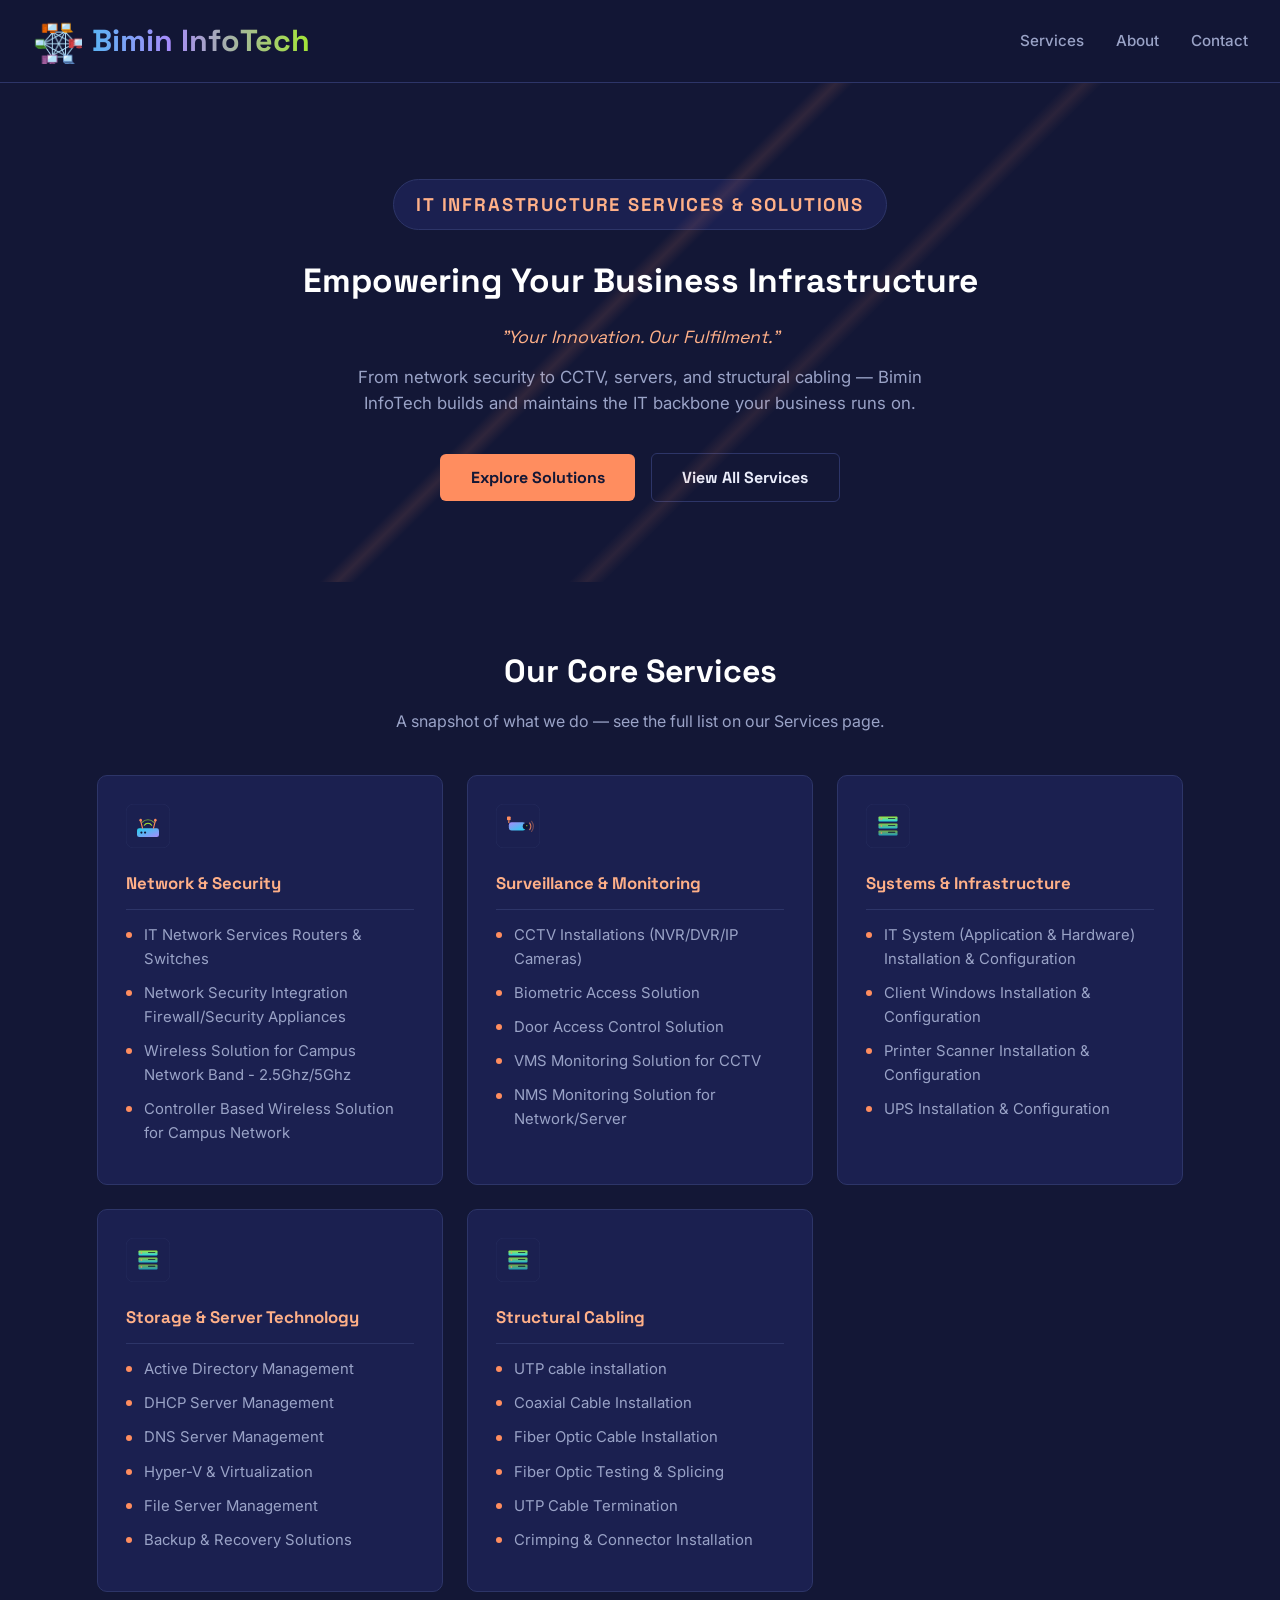
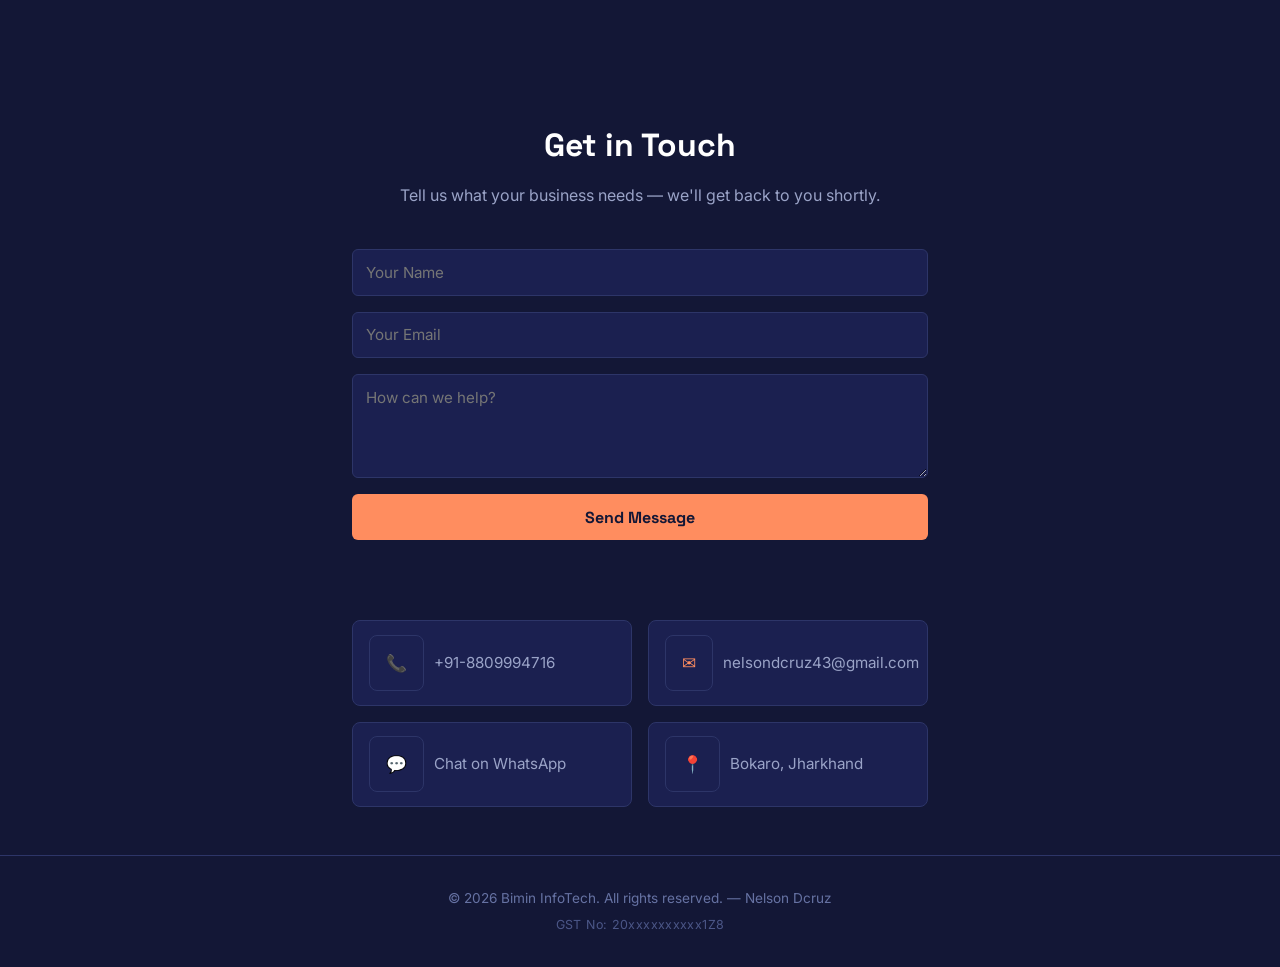
<file: index.html>
<!DOCTYPE html>
<html lang="en">
<head>
  <meta charset="UTF-8">
  <meta name="viewport" content="width=device-width, initial-scale=1.0">
  <meta name="description" content="Bimin InfoTech — IT infrastructure services and solutions: networking, security integration, CCTV, server management, structural cabling, and annual maintenance.">
  <title>Bimin InfoTech | IT Infrastructure Services & Solutions</title>
  <link rel="icon" type="image/png" href="images/logo.png">
  <link rel="stylesheet" href="style.css">
</head>
<body>

  <!-- Navigation -->
  <header class="navbar">
    <div class="logo"><img src="images/logo.png" alt="Bimin InfoTech logo"> Bimin InfoTech</div>
    <nav>
      <a href="Services.html">Services</a>
      <a href="About.html">About</a>
      <a href="#contact">Contact</a>
    </nav>
  </header>

  <!-- Hero Section -->
  <section class="hero">
    <span class="eyebrow">IT Infrastructure Services & Solutions</span>
    <h1>Empowering Your Business Infrastructure</h1>
    <p class="tagline">"Your Innovation. Our Fulfilment."</p>
    <p>From network security to CCTV, servers, and structural cabling — Bimin InfoTech builds and maintains the IT backbone your business runs on.</p>
    <button id="cta-btn">Explore Solutions</button>
    <a href="Services.html"><button type="button" class="btn-ghost">View All Services</button></a>
  </section>

  <!-- Services Section -->
  <section id="services" class="services">
    <h2>Our Core Services</h2>
    <p class="section-sub">A snapshot of what we do — see the full list on our Services page.</p>
    <div class="service-grid">
      <div class="card">
        <img src="images/icon-network.svg" alt="Network & Security" class="service-icon" style="margin-bottom:0.9rem;">
        <h3>Network & Security</h3>
        <ul>
          <li>IT Network Services Routers & Switches</li>
          <li>Network Security Integration Firewall/Security Appliances</li>
          <li>Wireless Solution for Campus Network Band - 2.5Ghz/5Ghz </li>
          <li>Controller Based Wireless Solution for Campus Network</li>
        </ul>
      </div>
      <div class="card">
        <img src="images/icon-cctv.svg" alt="Surveillance & Monitoring" class="service-icon" style="margin-bottom:0.9rem;">
        <h3>Surveillance & Monitoring</h3>
        <ul>
          <li>CCTV Installations (NVR/DVR/IP Cameras)</li>
          <li>Biometric Access Solution</li>
          <li>Door Access Control Solution</li>
          <li>VMS Monitoring Solution for CCTV</li>
          <li>NMS Monitoring Solution for Network/Server</li>
        </ul>
      </div>
      <div class="card">
        <img src="images/icon-server.svg" alt="Systems & Infrastructure" class="service-icon" style="margin-bottom:0.9rem;">
        <h3>Systems & Infrastructure</h3>
        <ul>
          <li>IT System (Application & Hardware) Installation & Configuration</li>
          <li>Client Windows Installation & Configuration</li>
          <li>Printer Scanner Installation & Configuration</li>
          <li>UPS Installation & Configuration</li>
        </ul>
      </div>
      <div class="card">
        <img src="images/icon-server.svg" alt="Storage & Server Technology" class="service-icon" style="margin-bottom:0.9rem;">
        <h3>Storage & Server Technology</h3>
        <ul>
          <li>Active Directory Management</li>
          <li>DHCP Server Management</li>
          <li>DNS Server Management</li>
          <li>Hyper-V & Virtualization</li>
          <li>File Server Management</li>
          <li>Backup & Recovery Solutions</li>
        </ul>
      </div>
      <div class="card">
        <img src="images/icon-server.svg" alt="Cabling & Infrastructure" class="service-icon" style="margin-bottom:0.9rem;">
        <h3>Structural Cabling</h3>
        <ul>
          <li>UTP cable installation</li>
          <li>Coaxial Cable Installation</li>
          <li>Fiber Optic Cable Installation</li>
          <li>Fiber Optic Testing & Splicing</li>
          <li>UTP Cable Termination</li>
          <li>Crimping & Connector Installation</li>
        </ul>
      </div>
    </div>
  </section>

  <!-- Contact Form -->
  <section id="contact" class="contact">
    <h2>Get in Touch</h2>
    <p class="section-sub">Tell us what your business needs — we'll get back to you shortly.</p>
    <form id="contact-form" action="https://formspree.io/f/mrpzoezr" method="POST">
      <input type="text" id="name" name="name" placeholder="Your Name" required>
      <input type="email" id="email" name="email" placeholder="Your Email" required>
      <textarea id="message" name="message" rows="4" placeholder="How can we help?" required></textarea>
      <button type="submit">Send Message</button>
    </form>
    <p id="form-feedback"></p>
  </section>

  <div class="contact-info">
    <a href="tel:+918809994716"><span class="icon">&#128222;</span> +91-8809994716</a>
    <a href="mailto:nelsondcruz43@gmail.com"><span class="icon">&#9993;</span> nelsondcruz43@gmail.com</a>
    <a href="https://wa.me/918809994716" target="_blank" rel="noopener"><span class="icon">&#128172;</span> Chat on WhatsApp</a>
    <span><span class="icon">&#128205;</span> Bokaro, Jharkhand</span>
  </div>

  <footer>
    <p>&copy; 2026 Bimin InfoTech. All rights reserved. &mdash; Nelson Dcruz</p>
    <span class="gst">GST No: 20xxxxxxxxxx1Z8</span>
  </footer>

  <script src="script.js"></script>
</body>
</html>
</file>
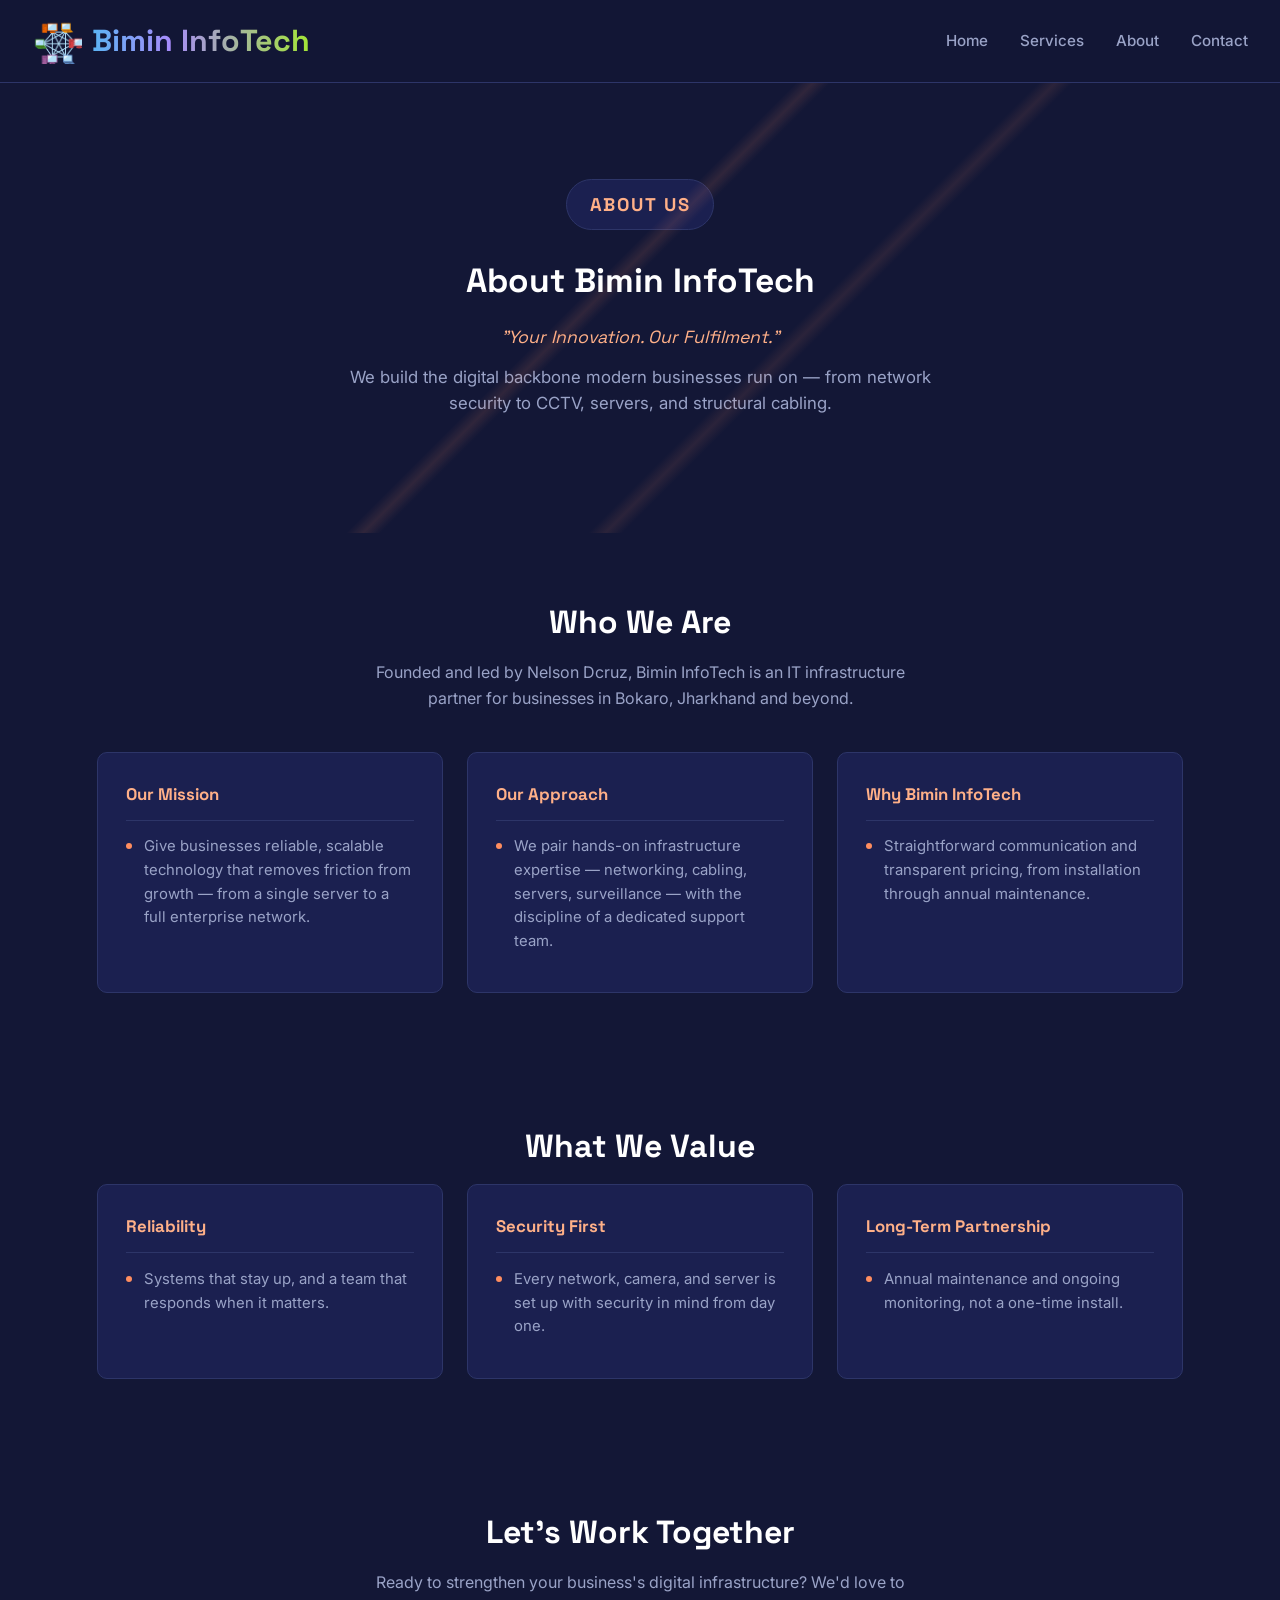
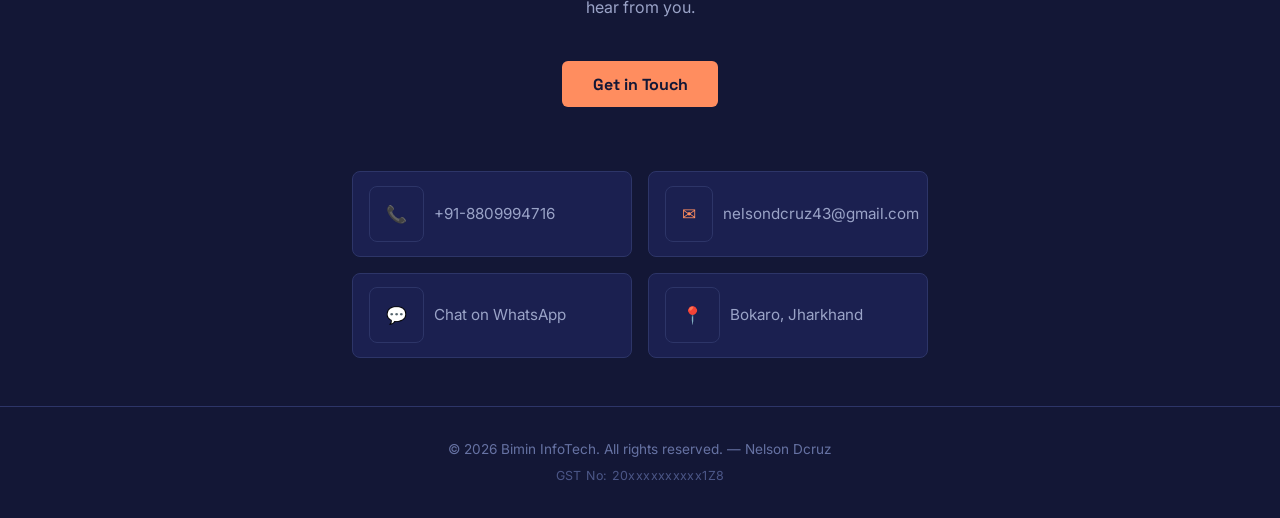
<file: About.html>
<!DOCTYPE html>
<html lang="en">
<head>
  <meta charset="UTF-8">
  <meta name="viewport" content="width=device-width, initial-scale=1.0">
  <meta name="description" content="About Bimin InfoTech — an IT infrastructure services company led by Nelson Dcruz, based in Bokaro, Jharkhand.">
  <title>About | Bimin InfoTech</title>
  <link rel="icon" type="image/png" href="images/logo.png">
  <link rel="stylesheet" href="style.css">
</head>
<body>

  <!-- Navigation -->
  <header class="navbar">
    <div class="logo"><img src="images/logo.png" alt="Bimin InfoTech logo"> Bimin InfoTech</div>
    <nav>
      <a href="index.html">Home</a>
      <a href="Services.html">Services</a>
      <a href="About.html">About</a>
      <a href="index.html#contact">Contact</a>
    </nav>
  </header>

  <!-- About Hero -->
  <section class="hero">
    <span class="eyebrow">About Us</span>
    <h1>About Bimin InfoTech</h1>
    <p class="tagline">"Your Innovation. Our Fulfilment."</p>
    <p>We build the digital backbone modern businesses run on — from network security to CCTV, servers, and structural cabling.</p>
  </section>

  <!-- Story / Mission -->
  <section class="services">
    <h2>Who We Are</h2>
    <p class="section-sub">Founded and led by Nelson Dcruz, Bimin InfoTech is an IT infrastructure partner for businesses in Bokaro, Jharkhand and beyond.</p>
    <div class="service-grid">
      <div class="card">
        <h3>Our Mission</h3>
        <ul>
          <li>Give businesses reliable, scalable technology that removes friction from growth — from a single server to a full enterprise network.</li>
        </ul>
      </div>
      <div class="card">
        <h3>Our Approach</h3>
        <ul>
          <li>We pair hands-on infrastructure expertise — networking, cabling, servers, surveillance — with the discipline of a dedicated support team.</li>
        </ul>
      </div>
      <div class="card">
        <h3>Why Bimin InfoTech</h3>
        <ul>
          <li>Straightforward communication and transparent pricing, from installation through annual maintenance.</li>
        </ul>
      </div>
    </div>
  </section>

  <!-- Values -->
  <section class="services">
    <h2>What We Value</h2>
    <div class="service-grid">
      <div class="card">
        <h3>Reliability</h3>
        <ul>
          <li>Systems that stay up, and a team that responds when it matters.</li>
        </ul>
      </div>
      <div class="card">
        <h3>Security First</h3>
        <ul>
          <li>Every network, camera, and server is set up with security in mind from day one.</li>
        </ul>
      </div>
      <div class="card">
        <h3>Long-Term Partnership</h3>
        <ul>
          <li>Annual maintenance and ongoing monitoring, not a one-time install.</li>
        </ul>
      </div>
    </div>
  </section>

  <!-- CTA -->
  <section class="contact">
    <h2>Let's Work Together</h2>
    <p class="section-sub">
      Ready to strengthen your business's digital infrastructure? We'd love to hear from you.
    </p>
    <div style="text-align:center;">
      <a href="index.html#contact"><button type="button">Get in Touch</button></a>
    </div>
  </section>

  <div class="contact-info">
    <a href="tel:+918809994716"><span class="icon">&#128222;</span> +91-8809994716</a>
    <a href="mailto:nelsondcruz43@gmail.com"><span class="icon">&#9993;</span> nelsondcruz43@gmail.com</a>
    <a href="https://wa.me/918809994716" target="_blank" rel="noopener"><span class="icon">&#128172;</span> Chat on WhatsApp</a>
    <span><span class="icon">&#128205;</span> Bokaro, Jharkhand</span>
  </div>

  <footer>
    <p>&copy; 2026 Bimin InfoTech. All rights reserved. &mdash; Nelson Dcruz</p>
    <span class="gst">GST No: 20xxxxxxxxxx1Z8</span>
  </footer>

  <script src="script.js"></script>
</body>
</html>
</file>
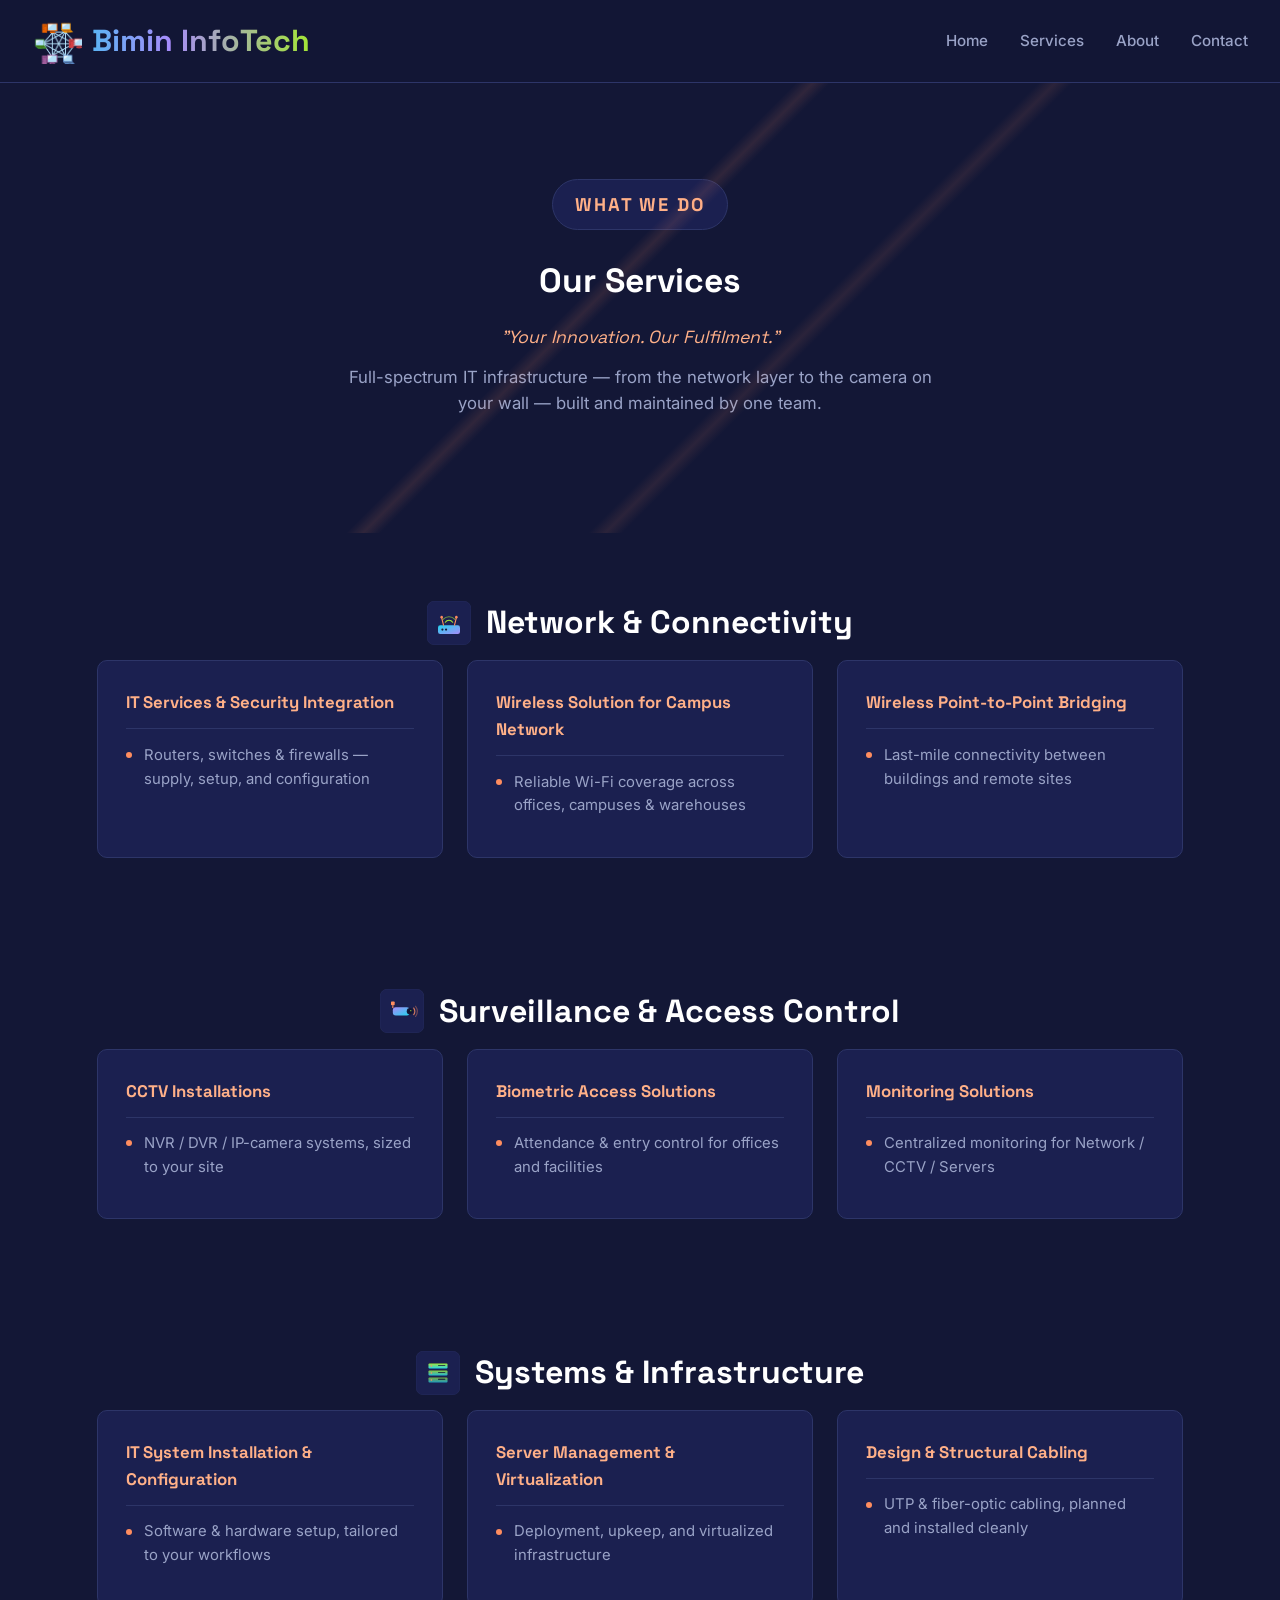
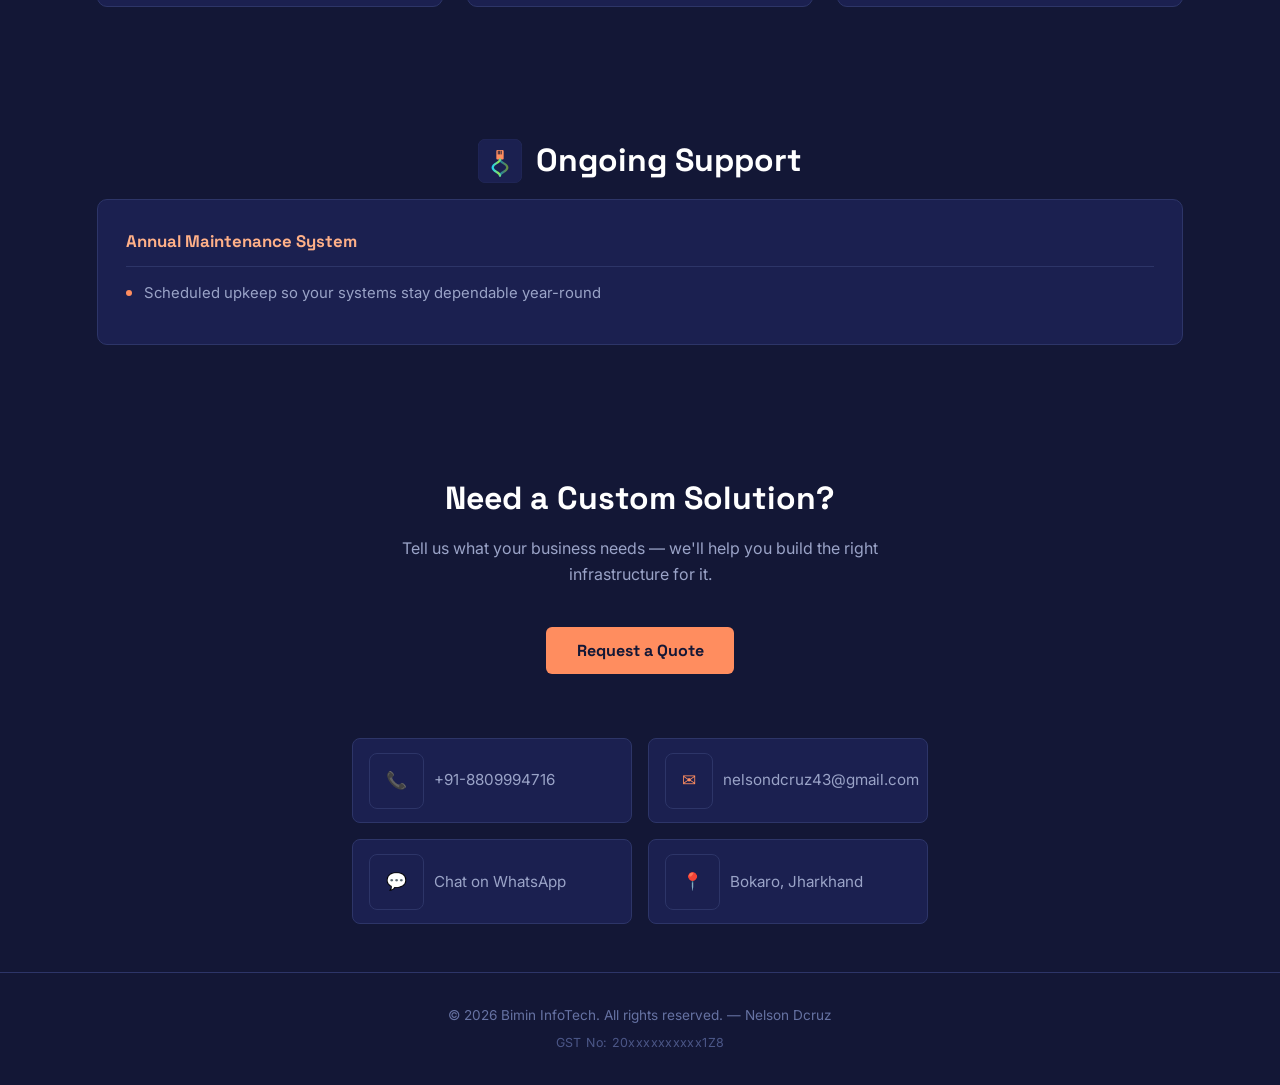
<file: Services.html>
<!DOCTYPE html>
<html lang="en">
<head>
  <meta charset="UTF-8">
  <meta name="viewport" content="width=device-width, initial-scale=1.0">
  <meta name="description" content="Full range of Bimin InfoTech services: network & security integration, CCTV & biometric access, server management, structural cabling, wireless bridging, monitoring, and AMC.">
  <title>Services | Bimin InfoTech</title>
  <link rel="icon" type="image/png" href="images/logo.png">
  <link rel="stylesheet" href="style.css">
</head>
<body>

  <!-- Navigation -->
  <header class="navbar">
    <div class="logo"><img src="images/logo.png" alt="Bimin InfoTech logo"> Bimin InfoTech</div>
    <nav>
      <a href="index.html">Home</a>
      <a href="Services.html">Services</a>
      <a href="About.html">About</a>
      <a href="index.html#contact">Contact</a>
    </nav>
  </header>

  <!-- Services Hero -->
  <section class="hero">
    <span class="eyebrow">What We Do</span>
    <h1>Our Services</h1>
    <p class="tagline">"Your Innovation. Our Fulfilment."</p>
    <p>Full-spectrum IT infrastructure — from the network layer to the camera on your wall — built and maintained by one team.</p>
  </section>

  <!-- Full Service List -->
  <section class="services">
    <div class="services-heading">
      <img src="images/icon-network.svg" alt="Network & Connectivity" class="service-icon">
      <h2>Network & Connectivity</h2>
    </div>
    <div class="service-grid">
      <div class="card">
        <h3>IT Services & Security Integration</h3>
        <ul>
          <li>Routers, switches & firewalls — supply, setup, and configuration</li>
        </ul>
      </div>
      <div class="card">
        <h3>Wireless Solution for Campus Network</h3>
        <ul>
          <li>Reliable Wi-Fi coverage across offices, campuses & warehouses</li>
        </ul>
      </div>
      <div class="card">
        <h3>Wireless Point-to-Point Bridging</h3>
        <ul>
          <li>Last-mile connectivity between buildings and remote sites</li>
        </ul>
      </div>
    </div>
  </section>

  <section class="services">
    <div class="services-heading">
      <img src="images/icon-cctv.svg" alt="Surveillance & Access Control" class="service-icon">
      <h2>Surveillance & Access Control</h2>
    </div>
    <div class="service-grid">
      <div class="card">
        <h3>CCTV Installations</h3>
        <ul>
          <li>NVR / DVR / IP-camera systems, sized to your site</li>
        </ul>
      </div>
      <div class="card">
        <h3>Biometric Access Solutions</h3>
        <ul>
          <li>Attendance & entry control for offices and facilities</li>
        </ul>
      </div>
      <div class="card">
        <h3>Monitoring Solutions</h3>
        <ul>
          <li>Centralized monitoring for Network / CCTV / Servers</li>
        </ul>
      </div>
    </div>
  </section>

  <section class="services">
    <div class="services-heading">
      <img src="images/icon-server.svg" alt="Systems & Infrastructure" class="service-icon">
      <h2>Systems & Infrastructure</h2>
    </div>
    <div class="service-grid">
      <div class="card">
        <h3>IT System Installation & Configuration</h3>
        <ul>
          <li>Software & hardware setup, tailored to your workflows</li>
        </ul>
      </div>
      <div class="card">
        <h3>Server Management & Virtualization</h3>
        <ul>
          <li>Deployment, upkeep, and virtualized infrastructure</li>
        </ul>
      </div>
      <div class="card">
        <h3>Design & Structural Cabling</h3>
        <ul>
          <li>UTP & fiber-optic cabling, planned and installed cleanly</li>
        </ul>
      </div>
    </div>
  </section>

  <section class="services">
    <div class="services-heading">
      <img src="images/icon-cabling.svg" alt="Ongoing Support" class="service-icon">
      <h2>Ongoing Support</h2>
    </div>
    <div class="service-grid">
      <div class="card">
        <h3>Annual Maintenance System</h3>
        <ul>
          <li>Scheduled upkeep so your systems stay dependable year-round</li>
        </ul>
      </div>
    </div>
  </section>

  <!-- CTA -->
  <section class="contact">
    <h2>Need a Custom Solution?</h2>
    <p class="section-sub">
      Tell us what your business needs — we'll help you build the right infrastructure for it.
    </p>
    <div style="text-align:center;">
      <a href="index.html#contact"><button type="button">Request a Quote</button></a>
    </div>
  </section>

  <div class="contact-info">
    <a href="tel:+918809994716"><span class="icon">&#128222;</span> +91-8809994716</a>
    <a href="mailto:nelsondcruz43@gmail.com"><span class="icon">&#9993;</span> nelsondcruz43@gmail.com</a>
    <a href="https://wa.me/918809994716" target="_blank" rel="noopener"><span class="icon">&#128172;</span> Chat on WhatsApp</a>
    <span><span class="icon">&#128205;</span> Bokaro, Jharkhand</span>
  </div>

  <footer>
    <p>&copy; 2026 Bimin InfoTech. All rights reserved. &mdash; Nelson Dcruz</p>
    <span class="gst">GST No: 20xxxxxxxxxx1Z8</span>
  </footer>

  <script src="script.js"></script>
</body>
</html>
</file>
<file: style.css>
/* ===== Design tokens =====
   Background : #131736 (deep navy, from brand card)
   Surface    : #1B2050
   Border     : #2D3568
   Accent     : #FF8D5F (coral, from brand card)
   Accent2    : #FFB088 (light coral hover)
   Gradient   : cyan #22D3EE -> violet #A78BFA -> lime #A3E635 (from wordmark)
   Text       : #EAEDFB (primary) / #9AA3C7 (muted)
*/

@import url('https://fonts.googleapis.com/css2?family=Space+Grotesk:wght@500;600;700&family=Inter:wght@400;500;600&display=swap');

:root {
  --bg: #131736;
  --surface: #1B2050;
  --surface-2: #202763;
  --border: #2D3568;
  --accent: #FF8D5F;
  --accent-light: #FFB088;
  --text: #EAEDFB;
  --muted: #9AA3C7;
  --grad: linear-gradient(90deg, #22D3EE 0%, #A78BFA 50%, #A3E635 100%);
}

* {
  margin: 0;
  padding: 0;
  box-sizing: border-box;
  font-family: "Inter", -apple-system, BlinkMacSystemFont, "Segoe UI", Roboto, sans-serif;
}

html {
  scroll-behavior: smooth;
}

body {
  background-color: var(--bg);
  color: var(--text);
  line-height: 1.6;
  overflow-x: hidden;
}

h1, h2, h3 {
  font-family: "Space Grotesk", "Inter", sans-serif;
}

/* Header / Navbar */
.navbar {
  display: flex;
  justify-content: space-between;
  align-items: center;
  padding: 1rem 2rem;
  background: rgba(19, 23, 54, 0.85);
  backdrop-filter: blur(10px);
  border-bottom: 1px solid var(--border);
  position: sticky;
  top: 0;
  z-index: 100;
}

.logo {
  display: flex;
  align-items: center;
  gap: 0.6rem;
  font-family: "Space Grotesk", sans-serif;
  font-size: 1.9rem;
  font-weight: 700;
  background: var(--grad);
  -webkit-background-clip: text;
  background-clip: text;
  color: transparent;
}

.logo img {
  height: 50px;
  width: 50px;
  object-fit: contain;
}

.navbar nav a {
  color: var(--muted);
  text-decoration: none;
  margin-left: 1.75rem;
  font-weight: 500;
  font-size: 0.95rem;
  transition: color 0.2s ease;
}

.navbar nav a:hover {
  color: var(--accent-light);
}

/* Hero */
.hero {
  position: relative;
  text-align: center;
  padding: 6rem 1.5rem 5rem;
  overflow: hidden;
}

.hero::before {
  content: "";
  position: absolute;
  inset: 0;
  background-image:
    linear-gradient(135deg, transparent 46%, rgba(255,141,95,0.12) 47%, transparent 48%),
    linear-gradient(135deg, transparent 60%, rgba(255,141,95,0.10) 61%, transparent 62%);
  pointer-events: none;
}

.eyebrow {
  display: inline-block;
  font-family: "Space Grotesk", sans-serif;
  font-size: 1.15rem;
  font-weight: 700;
  letter-spacing: 0.1em;
  text-transform: uppercase;
  color: var(--accent-light);
  border: 1px solid var(--border);
  background: var(--surface);
  padding: 0.6rem 1.4rem;
  border-radius: 999px;
  margin-bottom: 1.5rem;
}

.hero h1 {
  position: relative;
  font-size: clamp(1.5rem, 3.2vw, 2.1rem);
  font-weight: 700;
  margin-bottom: 1rem;
  color: #ffffff;
  max-width: 850px;
  margin-left: auto;
  margin-right: auto;
}

.hero .tagline {
  font-family: "Space Grotesk", sans-serif;
  font-style: italic;
  font-size: 1.1rem;
  color: var(--accent-light);
  margin-bottom: 0.75rem;
}

.hero p {
  font-size: 1.05rem;
  color: var(--muted);
  max-width: 600px;
  margin: 0 auto 2.25rem;
}

button {
  background: var(--accent);
  color: #131736;
  border: none;
  padding: 0.8rem 1.9rem;
  font-size: 1rem;
  font-weight: 700;
  font-family: "Space Grotesk", sans-serif;
  border-radius: 6px;
  cursor: pointer;
  transition: background-color 0.2s ease, transform 0.15s ease;
}

button:hover {
  background: var(--accent-light);
  transform: translateY(-1px);
}

.btn-ghost {
  background: transparent;
  color: var(--text);
  border: 1px solid var(--border);
  margin-left: 0.75rem;
}

.btn-ghost:hover {
  background: var(--surface);
  border-color: var(--accent);
  color: var(--accent-light);
}

/* Services */
.services {
  padding: 4rem 2rem;
  max-width: 1150px;
  margin: 0 auto;
}

.services h2, .contact h2 {
  text-align: center;
  font-size: 2rem;
  margin-bottom: 0.75rem;
  color: #ffffff;
}

.services-heading {
  display: flex;
  align-items: center;
  justify-content: center;
  gap: 0.9rem;
  margin-bottom: 0.75rem;
}

.services-heading h2 {
  margin-bottom: 0;
}

.service-icon {
  width: 44px;
  height: 44px;
  flex-shrink: 0;
}

.section-sub {
  text-align: center;
  color: var(--muted);
  max-width: 560px;
  margin: 0 auto 2.5rem;
}

.service-grid {
  display: grid;
  grid-template-columns: repeat(auto-fit, minmax(300px, 1fr));
  gap: 1.5rem;
}

.card {
  background: var(--surface);
  padding: 1.75rem;
  border-radius: 10px;
  border: 1px solid var(--border);
  transition: border-color 0.2s ease, transform 0.2s ease;
}

.card:hover {
  border-color: var(--accent);
  transform: translateY(-3px);
}

.card h3 {
  color: var(--accent-light);
  font-size: 1.05rem;
  margin-bottom: 0.9rem;
  padding-bottom: 0.75rem;
  border-bottom: 1px solid var(--border);
}

.card ul {
  list-style: none;
}

.card ul li {
  position: relative;
  padding-left: 1.1rem;
  margin-bottom: 0.65rem;
  color: var(--muted);
  font-size: 0.93rem;
}

.card ul li::before {
  content: "";
  position: absolute;
  left: 0;
  top: 0.55em;
  width: 6px;
  height: 6px;
  border-radius: 50%;
  background: var(--accent);
}

/* Contact Form */
.contact {
  padding: 4rem 2rem;
  max-width: 640px;
  margin: 0 auto;
}

form {
  display: flex;
  flex-direction: column;
  gap: 1rem;
}

input, textarea {
  padding: 0.8rem;
  border-radius: 6px;
  border: 1px solid var(--border);
  background: var(--surface);
  color: var(--text);
  font-size: 0.95rem;
}

input:focus, textarea:focus {
  outline: 2px solid var(--accent);
}

#form-feedback {
  margin-top: 1rem;
  text-align: center;
  font-weight: 500;
}

/* Contact info block */
.contact-info {
  max-width: 640px;
  margin: 0 auto 3rem;
  padding: 0 2rem;
  display: grid;
  grid-template-columns: repeat(auto-fit, minmax(220px, 1fr));
  gap: 1rem;
}

.contact-info a,
.contact-info span {
  display: flex;
  align-items: center;
  gap: 0.6rem;
  color: var(--muted);
  text-decoration: none;
  font-size: 0.95rem;
  background: var(--surface);
  border: 1px solid var(--border);
  padding: 0.85rem 1rem;
  border-radius: 8px;
  transition: border-color 0.2s ease, color 0.2s ease;
}

.contact-info a:hover {
  border-color: var(--accent);
  color: var(--accent-light);
}

.contact-info .icon {
  color: var(--accent);
  font-size: 1.05rem;
  flex-shrink: 0;
}

/* Footer */
footer {
  text-align: center;
  padding: 2rem;
  border-top: 1px solid var(--border);
  color: #6672a3;
  font-size: 0.85rem;
}

footer .gst {
  display: block;
  margin-top: 0.35rem;
  color: #4c5788;
  font-size: 0.78rem;
  letter-spacing: 0.03em;
}

@media (max-width: 640px) {
  .navbar {
    flex-direction: column;
    gap: 0.75rem;
    padding: 1rem;
  }
  .navbar nav a {
    margin: 0 0.6rem;
  }
  .hero {
    padding: 3.5rem 1.25rem;
  }
}
</file>
